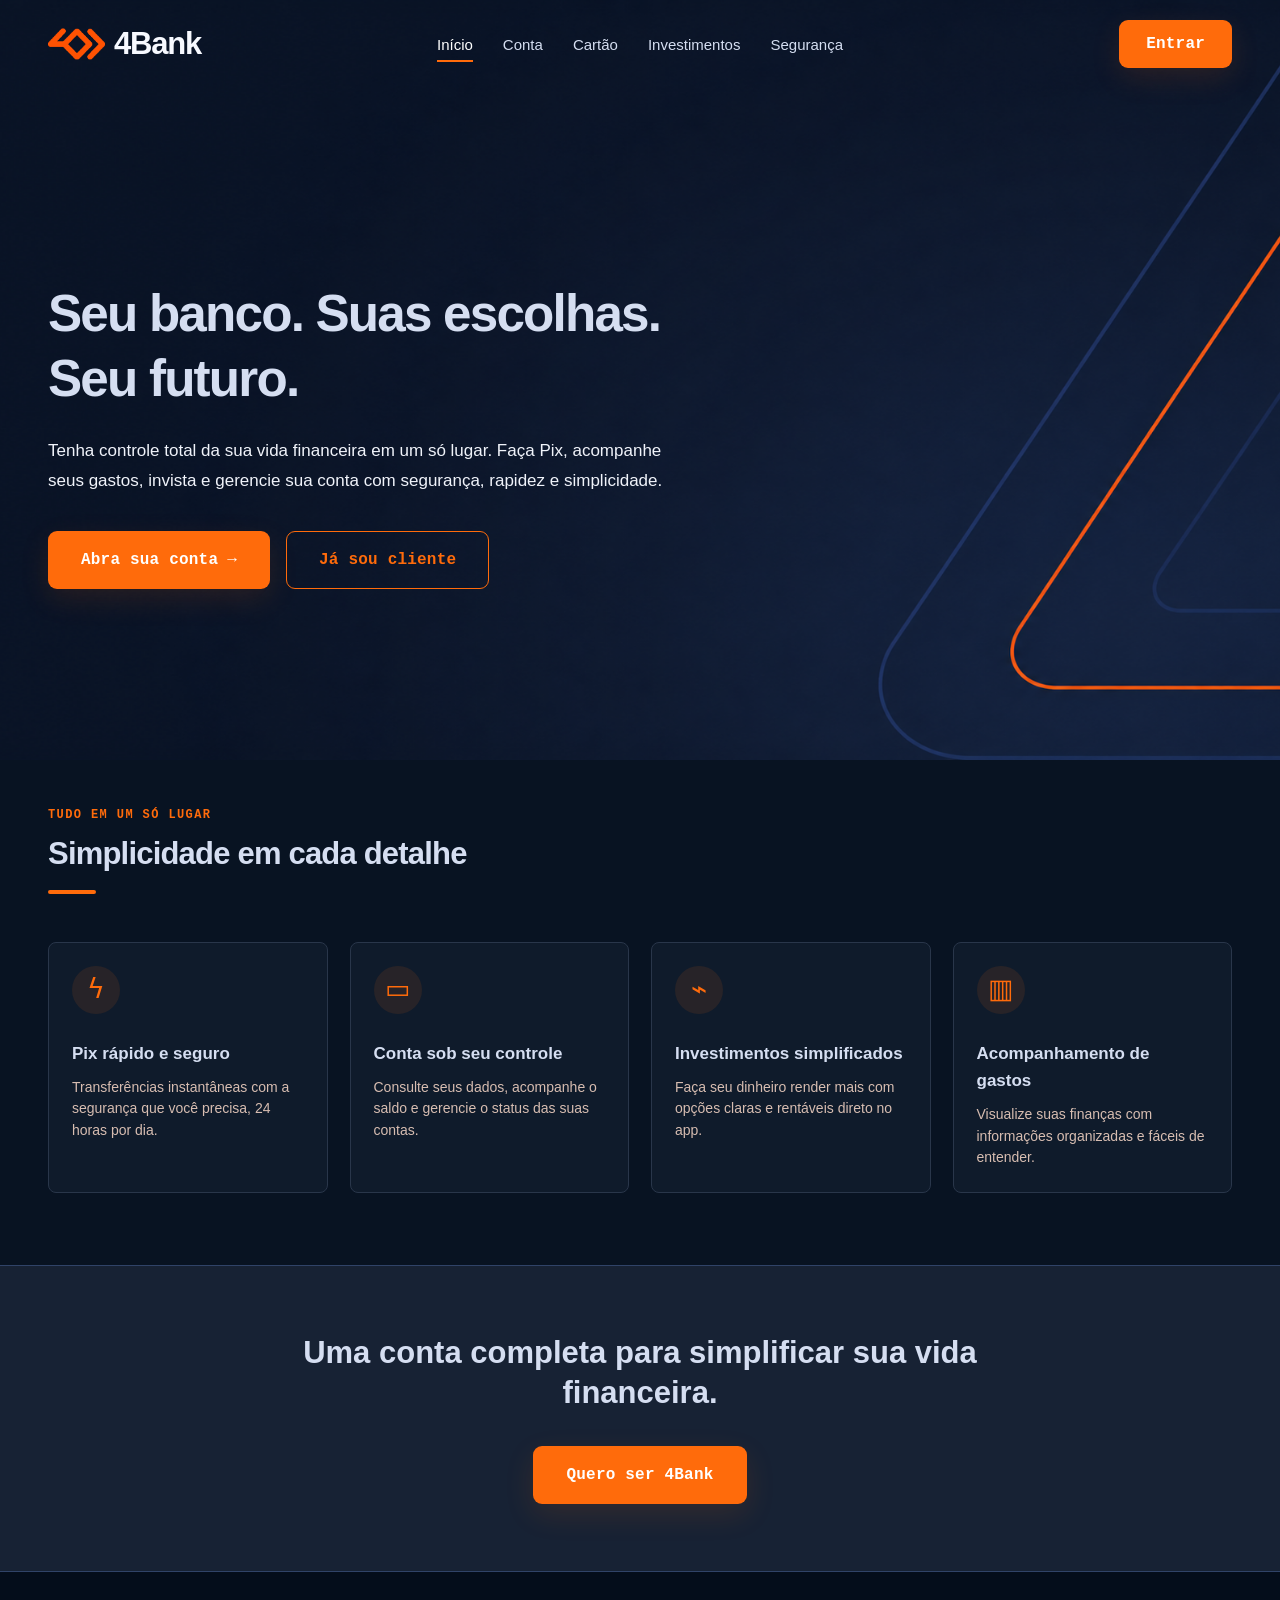
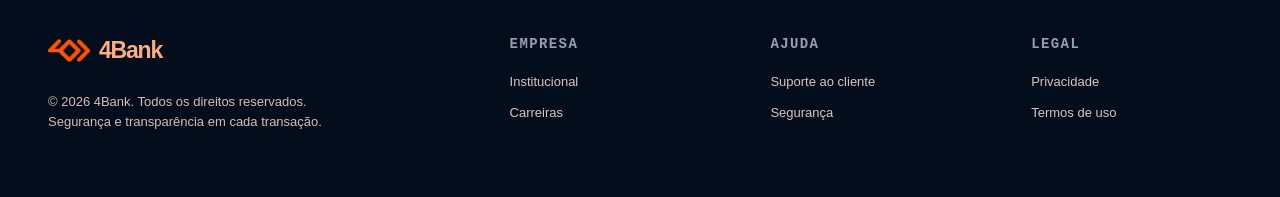
<file: frontend/index.html>
<!DOCTYPE html>
<html lang="pt-BR">
<head>
  <meta charset="UTF-8">
  <meta name="viewport" content="width=device-width, initial-scale=1.0">
  <meta name="description" content="4Bank — seu banco, suas escolhas, seu futuro.">
  <title>4Bank</title>
  <link rel="stylesheet" href="css/style.css">
  <script src="js/app.js" defer></script>
</head>
<body>
  <div id="app">
    <section id="public-view" class="public-view">
      <header class="site-header shell">
        <a class="brand" href="#inicio" aria-label="4Bank — início"><img src="img/logo-4bank.png" alt="" width="57" height="40"><span>4Bank</span></a>
        <button class="nav-toggle" id="nav-toggle" type="button" aria-expanded="false" aria-controls="site-nav"><span></span><span></span><span></span><span class="sr-only">Abrir menu</span></button>
        <nav class="site-nav" id="site-nav" aria-label="Navegação principal">
          <a class="active" href="#inicio">Início</a><a href="#conta">Conta</a><a href="#cartao">Cartão</a><a href="#investimentos">Investimentos</a><a href="#seguranca">Segurança</a>
        </nav>
        <button class="button button-primary header-login" type="button" data-open-auth="login">Entrar</button>
      </header>

      <main>
        <section class="hero" id="inicio">
          <div class="shell hero-content">
            <div class="hero-copy">
              <p class="eyebrow">O banco feito para você</p>
              <h1>Seu banco. Suas escolhas. Seu futuro.</h1>
              <p class="hero-description">Tenha controle total da sua vida financeira em um só lugar. Faça Pix, acompanhe seus gastos, invista e gerencie sua conta com segurança, rapidez e simplicidade.</p>
              <div class="hero-actions">
                <button class="button button-primary button-large" type="button" data-open-auth="register">Abra sua conta <span aria-hidden="true">→</span></button>
                <button class="button button-outline button-large" type="button" data-open-auth="login">Já sou cliente</button>
              </div>
            </div>
          </div>
        </section>

        <section class="features shell" id="conta" aria-labelledby="features-title">
          <div class="section-heading"><p class="eyebrow">Tudo em um só lugar</p><h2 id="features-title">Simplicidade em cada detalhe</h2></div>
          <div class="feature-grid">
            <article class="feature-card" id="seguranca"><span class="feature-icon" aria-hidden="true">ϟ</span><h3>Pix rápido e seguro</h3><p>Transferências instantâneas com a segurança que você precisa, 24 horas por dia.</p></article>
            <article class="feature-card" id="cartao"><span class="feature-icon" aria-hidden="true">▭</span><h3>Conta sob seu controle</h3><p>Consulte seus dados, acompanhe o saldo e gerencie o status das suas contas.</p></article>
            <article class="feature-card" id="investimentos"><span class="feature-icon" aria-hidden="true">⌁</span><h3>Investimentos simplificados</h3><p>Faça seu dinheiro render mais com opções claras e rentáveis direto no app.</p></article>
            <article class="feature-card"><span class="feature-icon" aria-hidden="true">▥</span><h3>Acompanhamento de gastos</h3><p>Visualize suas finanças com informações organizadas e fáceis de entender.</p></article>
          </div>
        </section>

        <section class="cta-section"><div class="shell cta-content"><h2>Uma conta completa para simplificar sua vida financeira.</h2><button class="button button-primary button-large" type="button" data-open-auth="register">Quero ser 4Bank</button></div></section>
      </main>

      <footer class="footer">
        <div class="shell footer-content">
          <div class="footer-brand"><a class="brand brand-small" href="#inicio"><img src="img/logo-4bank.png" alt="" width="42" height="30"><span>4Bank</span></a><p>© 2026 4Bank. Todos os direitos reservados.<br>Segurança e transparência em cada transação.</p></div>
          <div class="footer-links"><h3>Empresa</h3><a href="#inicio">Institucional</a><a href="#inicio">Carreiras</a></div>
          <div class="footer-links"><h3>Ajuda</h3><a href="#seguranca">Suporte ao cliente</a><a href="#seguranca">Segurança</a></div>
          <div class="footer-links"><h3>Legal</h3><a href="#inicio">Privacidade</a><a href="#inicio">Termos de uso</a></div>
        </div>
      </footer>
    </section>

    <section id="dashboard-view" class="dashboard-view hidden" aria-label="Área do cliente">
      <aside class="dashboard-sidebar">
        <a class="brand" href="#" aria-label="4Bank"><img src="img/logo-4bank.png" alt="" width="50" height="35"><span>4Bank</span></a>
        <nav class="dashboard-nav"><button class="dashboard-link active" type="button"><span aria-hidden="true">⌂</span> Visão geral</button><button class="dashboard-link" type="button" data-focus-accounts><span aria-hidden="true">▤</span> Minhas contas</button></nav>
        <button class="dashboard-link logout-button" id="logout-button" type="button"><span aria-hidden="true">↪</span> Sair da conta</button>
      </aside>
      <main class="dashboard-main">
        <header class="dashboard-header">
          <button class="sidebar-toggle" id="sidebar-toggle" type="button" aria-label="Abrir menu">☰</button>
          <div><p class="muted">Bem-vindo de volta,</p><h1 id="welcome-name">Cliente</h1></div>
          <button class="profile-button" id="profile-button" type="button" aria-label="Dados do perfil"><span id="user-initials">4B</span><span id="profile-name">Cliente</span></button>
        </header>
        <section class="dashboard-content">
          <div id="dashboard-message" class="alert hidden" role="alert"></div>
          <div class="summary-grid">
            <article class="balance-card"><div class="balance-top"><span>Saldo total</span><button id="toggle-balance" type="button" aria-label="Ocultar saldo">◉</button></div><strong id="total-balance" data-value="0">R$ 0,00</strong><small>Somado entre todas as contas</small><div class="balance-decoration" aria-hidden="true"></div></article>
            <article class="summary-card"><span class="summary-icon">◎</span><div><small>Contas ativas</small><strong id="active-accounts">0</strong></div></article>
            <article class="summary-card"><span class="summary-icon">♙</span><div><small>Perfil</small><strong id="user-role">Cliente</strong></div></article>
          </div>
          <section class="account-section" id="account-section">
            <div class="account-section-heading"><div><p class="eyebrow">Seu patrimônio</p><h2>Minhas contas</h2></div><button class="button button-outline compact" id="new-account-button" type="button">+ Nova conta</button></div>
            <div id="accounts-list" class="accounts-grid" aria-live="polite"></div>
          </section>
        </section>
      </main>
    </section>
  </div>

  <div class="modal-backdrop hidden" id="auth-modal" role="dialog" aria-modal="true" aria-labelledby="auth-title">
    <div class="modal auth-modal-card">
      <button class="modal-close" type="button" data-close-modal aria-label="Fechar">×</button>
      <a class="brand modal-brand" href="#"><img src="img/logo-4bank.png" alt="" width="46" height="32"><span>4Bank</span></a>
      <div class="auth-tabs" role="tablist"><button class="auth-tab active" id="login-tab" type="button" data-auth-tab="login">Entrar</button><button class="auth-tab" id="register-tab" type="button" data-auth-tab="register">Abrir conta</button></div>
      <h2 id="auth-title">Acesse sua conta</h2><p class="modal-description" id="auth-description">Use seu e-mail e senha para continuar.</p><div id="auth-message" class="alert hidden" role="alert"></div>
      <form id="login-form" class="auth-form">
        <label>E-mail<input name="email" type="email" autocomplete="email" placeholder="voce@email.com" required></label>
        <label>Senha<input name="senha" type="password" autocomplete="current-password" placeholder="Sua senha" required></label>
        <button class="button button-primary submit-button" type="submit">Entrar</button>
      </form>
      <form id="register-form" class="auth-form hidden">
        <label>Nome completo<input name="nome" autocomplete="name" placeholder="Como podemos chamar você?" maxlength="120" required></label>
        <div class="form-row"><label>Tipo de pessoa<select name="tipoPessoa"><option value="FISICA">Pessoa física</option><option value="JURIDICA">Pessoa jurídica</option></select></label><label>CPF ou CNPJ<input name="documento" inputmode="numeric" placeholder="Somente números" minlength="11" maxlength="14" required></label></div>
        <label>E-mail<input name="email" type="email" autocomplete="email" placeholder="voce@email.com" required></label>
        <label>Senha<input name="senha" type="password" autocomplete="new-password" placeholder="Mínimo de 8 caracteres" minlength="8" maxlength="72" required></label>
        <label>Tipo da primeira conta<select name="tipoConta"><option value="CORRENTE">Conta corrente</option><option value="POUPANCA">Conta poupança</option></select></label>
        <button class="button button-primary submit-button" type="submit">Criar minha conta</button>
      </form>
    </div>
  </div>

  <div class="modal-backdrop hidden" id="profile-modal" role="dialog" aria-modal="true" aria-labelledby="profile-title"><div class="modal small-modal"><button class="modal-close" type="button" data-close-modal aria-label="Fechar">×</button><p class="eyebrow">Dados cadastrais</p><h2 id="profile-title">Meu perfil</h2><dl id="profile-data" class="profile-data"></dl></div></div>
  <div class="modal-backdrop hidden" id="account-modal" role="dialog" aria-modal="true" aria-labelledby="account-modal-title"><div class="modal small-modal"><button class="modal-close" type="button" data-close-modal aria-label="Fechar">×</button><p class="eyebrow">Novo produto</p><h2 id="account-modal-title">Abrir outra conta</h2><p class="modal-description" id="account-modal-description">Escolha um tipo que você ainda não possui.</p><form id="account-form" class="auth-form"><label>Tipo da conta<select id="new-account-type" name="tipo" required></select></label><button class="button button-primary submit-button" type="submit">Abrir conta</button></form></div></div>
</body>
</html>
</file>
<file: frontend/css/style.css>
:root{--ink:#081322;--surface:#121d2f;--surface-raised:#182438;--line:#29364a;--orange:#ff6b0b;--orange-light:#ff8b3d;--text:#f7f9ff;--text-soft:#d5def1;--muted:#92a0b8;--danger:#ff6b6b;--success:#55d997;--shadow:0 24px 70px rgba(0,0,0,.35)}
*{box-sizing:border-box}html{scroll-behavior:smooth}body{margin:0;min-width:320px;background:var(--ink);color:var(--text);font-family:Inter,"Segoe UI",Arial,sans-serif}button,input,select{font:inherit}button,a{-webkit-tap-highlight-color:transparent}button{color:inherit}a{color:inherit;text-decoration:none}.hidden{display:none!important}.sr-only{position:absolute;width:1px;height:1px;padding:0;margin:-1px;overflow:hidden;clip:rect(0,0,0,0);white-space:nowrap;border:0}.shell{width:min(1184px,calc(100% - 64px));margin-inline:auto}.muted{color:var(--muted)}
.site-header{height:88px;display:grid;grid-template-columns:1fr auto 1fr;align-items:center;gap:30px;position:absolute;z-index:10;left:50%;transform:translateX(-50%)}.brand{display:inline-flex;align-items:center;gap:9px;width:fit-content;font-size:31px;font-weight:750;letter-spacing:-1.2px}.brand img{display:block;object-fit:contain}.site-nav{display:flex;align-items:center;gap:30px;color:var(--text-soft);font-size:15px}.site-nav a{position:relative;padding-block:10px;transition:color .2s}.site-nav a:hover,.site-nav a.active{color:#fff}.site-nav a.active::after{content:"";position:absolute;height:2px;left:0;right:0;bottom:1px;background:var(--orange)}.header-login{justify-self:end;min-width:106px}.nav-toggle{display:none;background:none;border:0}
.button{min-height:48px;border:1px solid transparent;border-radius:9px;padding:0 26px;display:inline-flex;align-items:center;justify-content:center;gap:9px;cursor:pointer;font-family:ui-monospace,"Cascadia Code",Consolas,monospace;font-weight:700;letter-spacing:.2px;transition:transform .2s,background .2s,border-color .2s,box-shadow .2s}.button:hover{transform:translateY(-2px)}.button:focus-visible,.auth-tab:focus-visible,input:focus-visible,select:focus-visible{outline:3px solid rgba(255,107,11,.28);outline-offset:2px}.button-primary{background:var(--orange);color:#fff;box-shadow:0 10px 30px rgba(255,107,11,.12)}.button-primary:hover{background:var(--orange-light);box-shadow:0 12px 34px rgba(255,107,11,.23)}.button-outline{background:transparent;border-color:var(--orange);color:var(--orange)}.button-outline:hover{background:rgba(255,107,11,.08)}.button-large{min-height:58px;padding-inline:32px}.button.compact{min-height:42px;padding-inline:18px}.button:disabled{cursor:wait;opacity:.65;transform:none}
.hero{min-height:760px;display:flex;align-items:center;padding-top:88px;background:#081322 url("../img/fourbank-home-background-v2.png") center/cover no-repeat}.hero-content{display:flex;align-items:center}.hero-copy{width:min(650px,55%);padding-top:22px}.eyebrow{margin:0 0 12px;color:var(--orange);font:700 12px/1.3 ui-monospace,"Cascadia Code",Consolas,monospace;letter-spacing:1.4px;text-transform:uppercase}.hero .eyebrow{display:none}.hero h1{margin:0;color:var(--text-soft);font-size:clamp(44px,4vw,58px);line-height:1.28;letter-spacing:-1.8px}.hero-description{width:min(625px,100%);margin:24px 0 36px;color:#f0f3fa;font-size:17px;line-height:1.75}.hero-actions{display:flex;flex-wrap:wrap;gap:16px}
.features{padding-block:48px 72px}.section-heading h2,.account-section-heading h2{margin:0;color:var(--text-soft);font-size:31px;letter-spacing:-.8px}.section-heading::after{content:"";display:block;width:48px;height:4px;margin-top:18px;border-radius:5px;background:var(--orange)}.feature-grid{display:grid;grid-template-columns:repeat(4,1fr);gap:22px;margin-top:48px}.feature-card{min-height:244px;padding:23px;border:1px solid var(--line);border-radius:8px;background:rgba(18,29,47,.76);transition:transform .25s,border-color .25s,background .25s}.feature-card:hover{transform:translateY(-5px);border-color:rgba(255,107,11,.55);background:var(--surface)}.feature-icon{width:48px;height:48px;display:grid;place-items:center;border-radius:50%;background:rgba(255,107,11,.1);color:var(--orange);font-size:27px;font-family:ui-monospace,monospace}.feature-card h3{margin:26px 0 10px;color:var(--text-soft);font-size:17px;line-height:1.6}.feature-card p{margin:0;color:#d7bdb1;font-size:14px;line-height:1.55}
.cta-section{padding:67px 0;border-top:1px solid rgba(62,85,133,.65);border-bottom:1px solid rgba(62,85,133,.65);background:#172234;text-align:center}.cta-content{display:flex;flex-direction:column;align-items:center}.cta-content h2{max-width:680px;margin:0 0 32px;color:var(--text-soft);font-size:31px;line-height:1.3}.footer{background:#040d1b;padding:64px 0}.footer-content{display:grid;grid-template-columns:2fr repeat(3,1fr);gap:60px}.brand-small{color:#ffad80;font-size:23px}.footer-brand p{margin:22px 0 0;color:#d8bdb3;font-size:13px;line-height:1.6}.footer-links{display:flex;flex-direction:column;gap:16px}.footer-links h3{margin:0 0 6px;color:var(--muted);font:700 14px ui-monospace,monospace;letter-spacing:1.4px;text-transform:uppercase}.footer-links a{color:#dcc4bb;font-size:13px}.footer-links a:hover{color:var(--orange)}
.modal-backdrop{position:fixed;z-index:100;inset:0;padding:24px;display:grid;place-items:center;overflow-y:auto;background:rgba(2,8,18,.82);backdrop-filter:blur(12px)}.modal{position:relative;width:min(490px,100%);max-height:calc(100vh - 48px);overflow-y:auto;border:1px solid var(--line);border-radius:18px;padding:34px;background:#0d1829;box-shadow:var(--shadow)}.small-modal{width:min(440px,100%)}.modal-close{position:absolute;top:16px;right:18px;width:36px;height:36px;border:0;border-radius:50%;background:transparent;color:var(--muted);font-size:28px;cursor:pointer}.modal-close:hover{color:#fff;background:var(--surface-raised)}.modal-brand{margin-bottom:25px;font-size:25px}.auth-tabs{display:grid;grid-template-columns:1fr 1fr;gap:4px;padding:4px;border-radius:10px;background:#07111f}.auth-tab{min-height:40px;border:0;border-radius:7px;background:transparent;color:var(--muted);cursor:pointer;font-weight:700}.auth-tab.active{background:var(--surface-raised);color:var(--orange)}.modal h2{margin:27px 0 8px;font-size:28px}.modal-description{margin:0 0 22px;color:var(--muted);line-height:1.5}.auth-form{display:grid;gap:17px}.auth-form label{display:grid;gap:8px;color:var(--text-soft);font-size:13px;font-weight:650}.auth-form input,.auth-form select{width:100%;height:49px;border:1px solid var(--line);border-radius:8px;padding:0 14px;background:#081322;color:#fff}.auth-form input::placeholder{color:#63718a}.form-row{display:grid;grid-template-columns:1fr 1.25fr;gap:13px}.submit-button{width:100%;margin-top:4px}.alert{margin-bottom:18px;border:1px solid rgba(255,107,107,.45);border-radius:8px;padding:12px 14px;background:rgba(255,107,107,.09);color:#ffc6c6;font-size:13px;line-height:1.45}.alert.success-alert{border-color:rgba(85,217,151,.45);background:rgba(85,217,151,.08);color:#aef1cf}body.modal-open{overflow:hidden}
.dashboard-view{min-height:100vh;display:grid;grid-template-columns:246px 1fr;background:#07111f}.dashboard-sidebar{position:sticky;top:0;height:100vh;padding:28px 22px;display:flex;flex-direction:column;border-right:1px solid var(--line);background:#050d19}.dashboard-sidebar .brand{margin:0 12px 45px;font-size:26px}.dashboard-nav{display:grid;gap:8px}.dashboard-link{width:100%;min-height:48px;padding:0 14px;display:flex;align-items:center;gap:12px;border:0;border-radius:8px;background:transparent;color:var(--muted);cursor:pointer;text-align:left;font-weight:650}.dashboard-link span{width:22px;color:var(--orange);font-size:21px;text-align:center}.dashboard-link:hover,.dashboard-link.active{background:rgba(255,107,11,.1);color:#fff}.logout-button{margin-top:auto}.dashboard-main{min-width:0}.dashboard-header{min-height:91px;padding:18px clamp(24px,4vw,56px);display:flex;align-items:center;justify-content:space-between;border-bottom:1px solid var(--line)}.dashboard-header p{margin:0 0 3px;font-size:13px}.dashboard-header h1{margin:0;font-size:24px}.profile-button{display:flex;align-items:center;gap:10px;border:0;background:transparent;cursor:pointer}.profile-button>span:first-child{width:40px;height:40px;display:grid;place-items:center;border-radius:50%;background:var(--orange);font-weight:800}.profile-button>span:last-child{color:var(--text-soft);font-weight:650}.sidebar-toggle{display:none;border:0;background:none;font-size:24px}.dashboard-content{padding:36px clamp(24px,4vw,56px) 60px}.summary-grid{display:grid;grid-template-columns:minmax(320px,1.7fr) repeat(2,minmax(190px,1fr));gap:20px}.balance-card,.summary-card,.account-card{position:relative;overflow:hidden;border:1px solid var(--line);border-radius:14px;background:var(--surface)}.balance-card{min-height:188px;padding:26px;background:linear-gradient(135deg,#ee5e09,#ff7a18)}.balance-top{display:flex;align-items:center;justify-content:space-between}.balance-top button{z-index:1;border:0;background:transparent;cursor:pointer;font-size:20px}.balance-card strong{position:relative;z-index:1;display:block;margin-top:25px;font-size:clamp(30px,3vw,42px);letter-spacing:-1px}.balance-card small{position:relative;z-index:1;display:block;margin-top:8px;color:rgba(255,255,255,.78)}.balance-decoration{position:absolute;width:220px;height:220px;right:-95px;bottom:-120px;border:32px solid rgba(255,255,255,.1);transform:rotate(35deg);border-radius:32px}.summary-card{min-height:188px;padding:26px;display:flex;align-items:center;gap:18px}.summary-card .summary-icon{flex:0 0 auto;width:50px;height:50px;display:grid;place-items:center;border-radius:12px;background:rgba(255,107,11,.1);color:var(--orange);font-size:25px}.summary-card small,.summary-card strong{display:block}.summary-card small{margin-bottom:8px;color:var(--muted)}.summary-card strong{font-size:22px;text-transform:capitalize}.account-section{margin-top:44px;scroll-margin-top:24px}.account-section-heading{display:flex;align-items:end;justify-content:space-between;gap:20px;margin-bottom:22px}.accounts-grid{display:grid;grid-template-columns:repeat(2,minmax(0,1fr));gap:20px}.account-card{padding:25px}.account-card-header{display:flex;justify-content:space-between;gap:20px}.account-type{display:flex;align-items:center;gap:13px}.account-type-icon{width:43px;height:43px;display:grid;place-items:center;border-radius:11px;background:rgba(255,107,11,.1);color:var(--orange);font-size:22px}.account-type h3{margin:0 0 4px;font-size:17px}.account-type p{margin:0;color:var(--muted);font:12px ui-monospace,monospace}.status-pill{height:fit-content;padding:6px 9px;border-radius:99px;background:rgba(85,217,151,.1);color:var(--success);font:700 11px ui-monospace,monospace;text-transform:uppercase}.status-pill.bloqueada{background:rgba(255,190,90,.1);color:#ffbe5a}.status-pill.encerrada{background:rgba(255,107,107,.1);color:var(--danger)}.account-balance{margin:30px 0 24px}.account-balance small{display:block;margin-bottom:7px;color:var(--muted)}.account-balance strong{font-size:29px}.account-details{padding-top:18px;display:flex;gap:30px;border-top:1px solid var(--line)}.account-details span{display:grid;gap:4px;color:var(--muted);font-size:12px}.account-details strong{color:var(--text-soft);font:650 14px ui-monospace,monospace}.account-actions{margin-top:20px;display:flex;justify-content:flex-end}.account-action{border:0;background:transparent;color:var(--orange);cursor:pointer;font-weight:700}.account-action:hover{text-decoration:underline}.empty-state{grid-column:1/-1;padding:50px;border:1px dashed var(--line);border-radius:14px;color:var(--muted);text-align:center}.profile-data{margin:24px 0 0;display:grid;gap:0}.profile-data div{padding:14px 0;display:flex;justify-content:space-between;gap:20px;border-bottom:1px solid var(--line)}.profile-data dt{color:var(--muted)}.profile-data dd{margin:0;max-width:65%;text-align:right;overflow-wrap:anywhere}
@media(max-width:1000px){.shell{width:min(100% - 40px,900px)}.site-header{grid-template-columns:1fr auto}.site-nav{position:absolute;top:76px;right:0;width:240px;padding:16px;display:none;flex-direction:column;align-items:stretch;gap:2px;border:1px solid var(--line);border-radius:12px;background:#0a1525;box-shadow:var(--shadow)}.site-nav.open{display:flex}.site-nav a.active::after{left:0;right:auto;width:3px;height:auto;top:8px;bottom:8px}.nav-toggle{width:45px;height:45px;padding:10px;display:grid;align-content:center;gap:5px;cursor:pointer}.nav-toggle>span:not(.sr-only){height:2px;border-radius:2px;background:#fff}.header-login{display:none}.hero-copy{width:min(650px,68%)}.feature-grid{grid-template-columns:repeat(2,1fr)}.footer-content{grid-template-columns:2fr repeat(3,1fr);gap:28px}.dashboard-view{grid-template-columns:210px 1fr}.summary-grid{grid-template-columns:1fr 1fr}.balance-card{grid-column:1/-1}}
@media(max-width:760px){.shell{width:min(100% - 32px,600px)}.brand{font-size:26px}.hero{position:relative;min-height:700px;background-position:62% center}.hero::before{content:"";position:absolute;inset:0;background:linear-gradient(90deg,rgba(8,19,34,.98) 0%,rgba(8,19,34,.86) 62%,rgba(8,19,34,.25));pointer-events:none}.hero-content{position:relative}.hero-copy{width:100%;padding-top:0}.hero .eyebrow{display:block}.hero h1{font-size:clamp(38px,11vw,52px);line-height:1.15}.hero-description{font-size:16px;line-height:1.6}.hero-actions{align-items:stretch;flex-direction:column}.hero-actions .button{width:100%}.features{padding-block:60px}.feature-grid{grid-template-columns:1fr;margin-top:36px}.feature-card{min-height:auto}.footer-content{grid-template-columns:1fr 1fr}.footer-brand{grid-column:1/-1}.dashboard-view{display:block}.dashboard-sidebar{position:fixed;z-index:30;width:250px;left:-270px;transition:left .25s;box-shadow:var(--shadow)}.dashboard-sidebar.open{left:0}.sidebar-toggle{display:block}.dashboard-header{justify-content:flex-start;gap:18px}.profile-button{margin-left:auto}.profile-button>span:last-child{display:none}.summary-grid,.accounts-grid{grid-template-columns:1fr}.balance-card{grid-column:auto}}
@media(max-width:520px){.site-header{height:74px}.hero{min-height:690px;padding-top:74px}.hero h1{font-size:39px}.footer-content{grid-template-columns:1fr}.footer-brand{grid-column:auto}.modal-backdrop{padding:0;align-items:end}.modal{width:100%;max-height:94vh;padding:28px 20px;border-radius:20px 20px 0 0}.form-row{grid-template-columns:1fr}.dashboard-header{padding-inline:16px}.dashboard-content{padding-inline:16px}.account-section-heading{align-items:stretch;flex-direction:column}.account-section-heading .button{width:100%}}
@media(prefers-reduced-motion:reduce){html{scroll-behavior:auto}*,*::before,*::after{transition-duration:.01ms!important;animation-duration:.01ms!important}}
</file>
